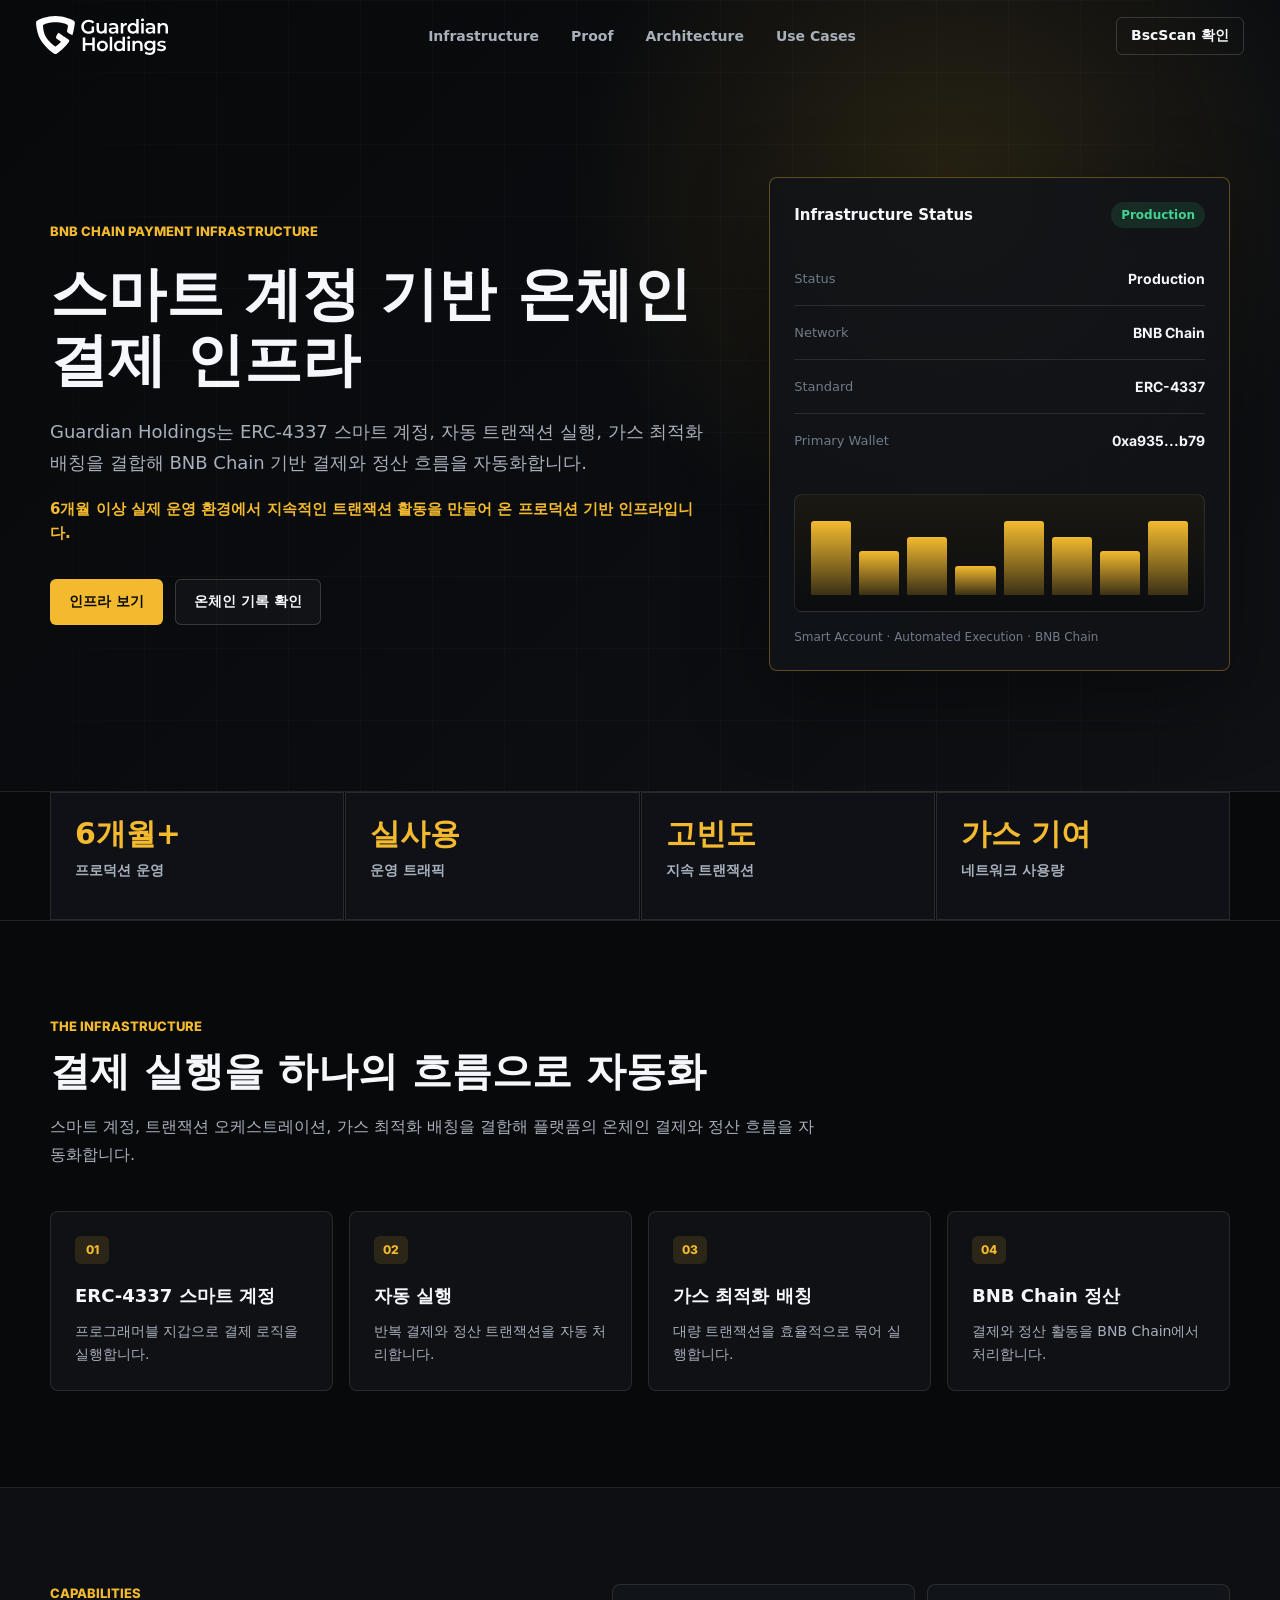
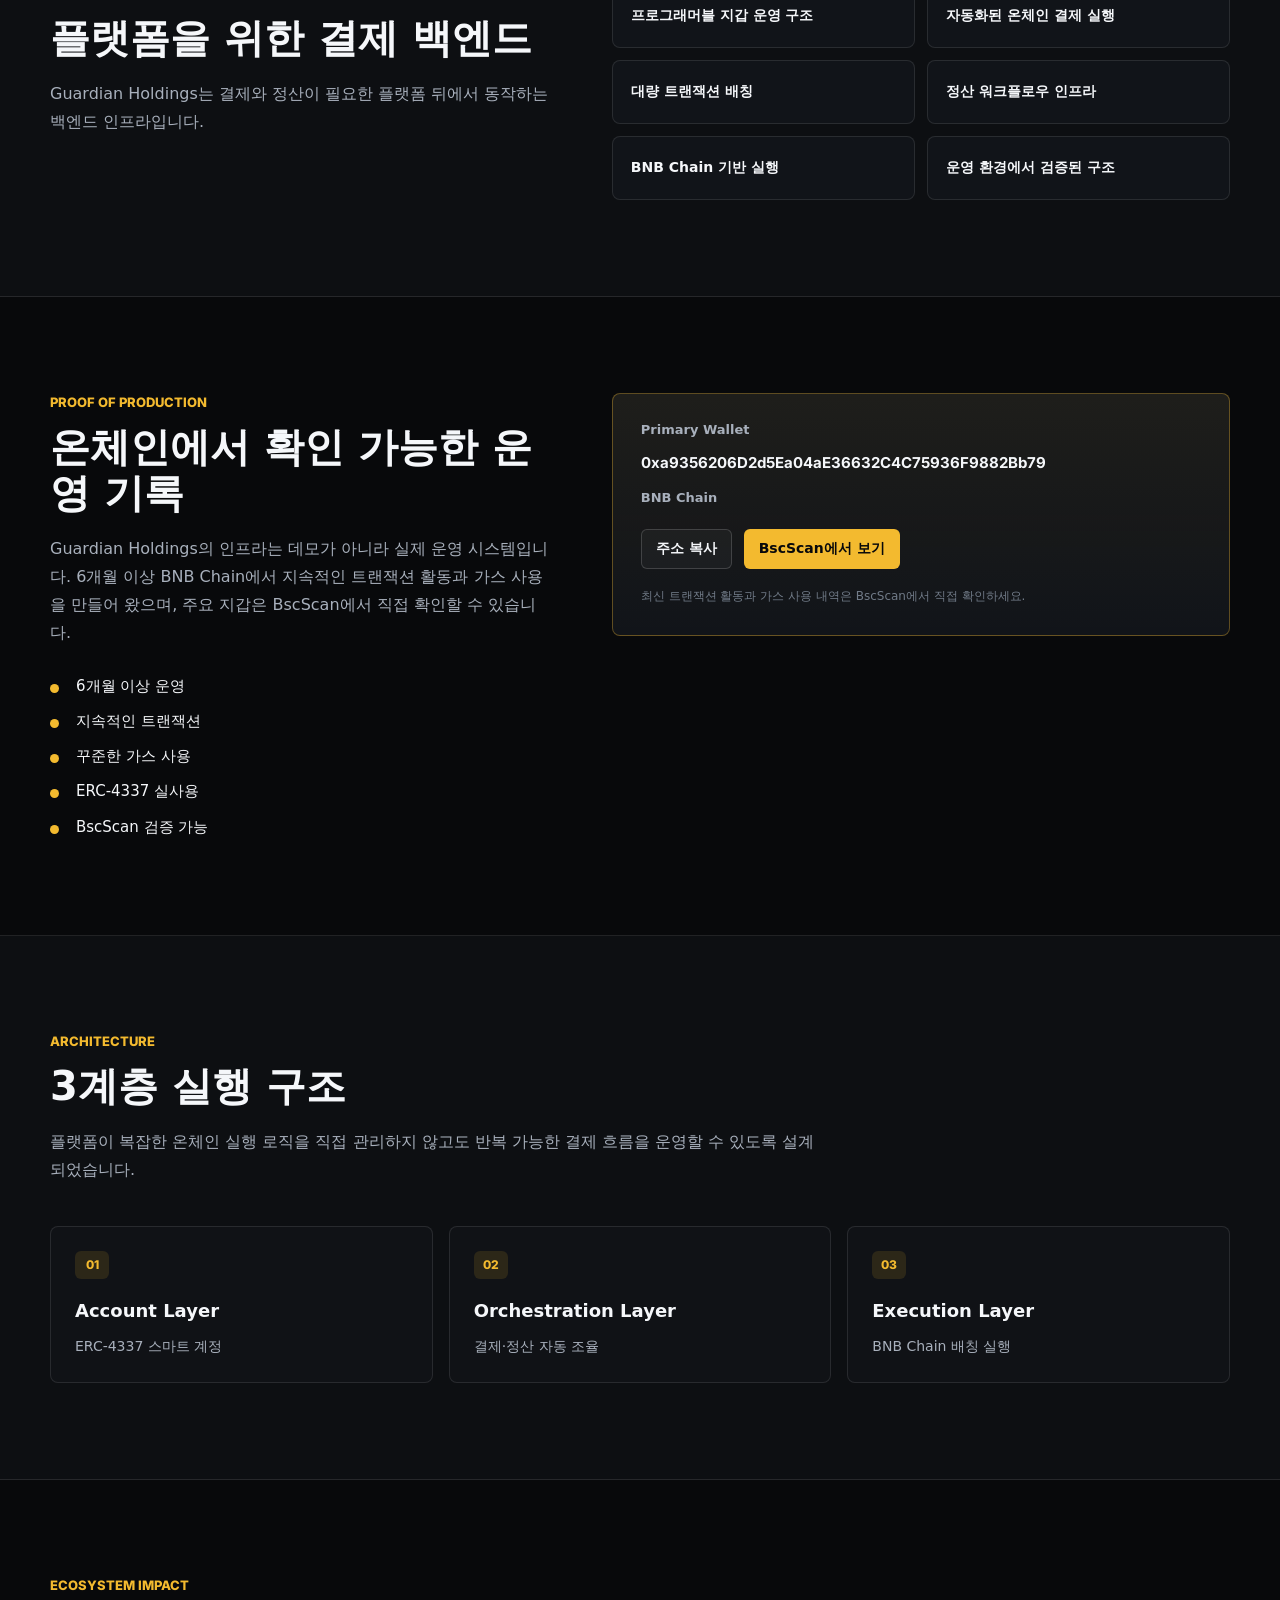
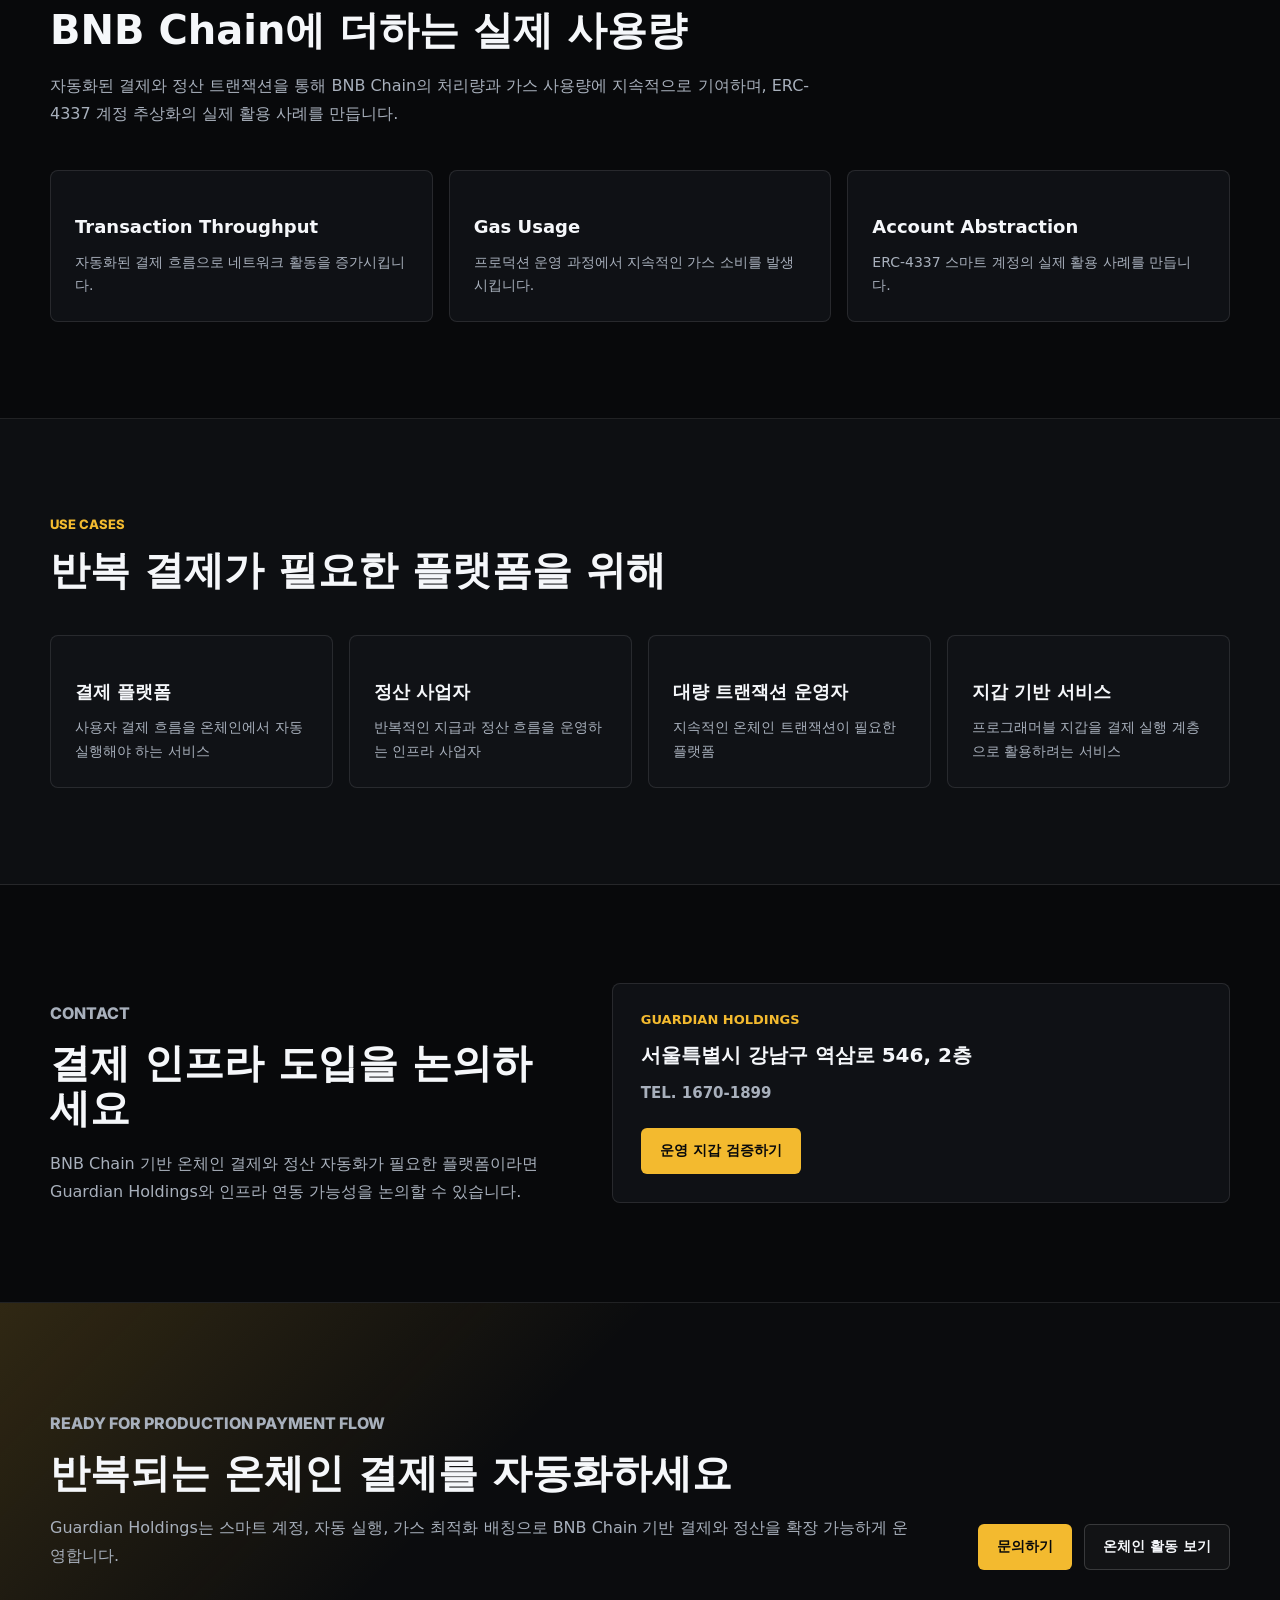
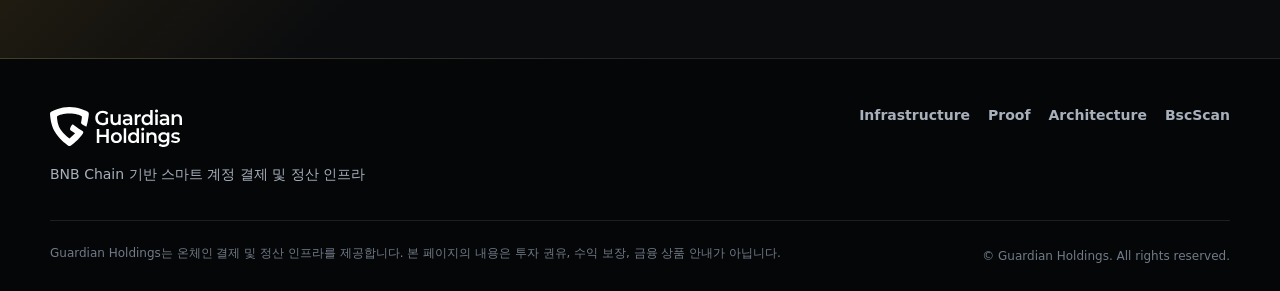
<file: index.html>
<!doctype html>
<html lang="ko">
  <head>
    <meta charset="UTF-8" />
    <meta name="viewport" content="width=device-width, initial-scale=1.0" />
    <title>Guardian Holdings | BNB Chain 스마트 계정 결제 인프라</title>
    <meta
      name="description"
      content="Guardian Holdings는 ERC-4337 스마트 계정, 자동 트랜잭션 실행, 가스 최적화 배칭을 기반으로 BNB Chain 결제와 정산 흐름을 지원하는 온체인 결제 인프라입니다."
    />
    <meta
      property="og:title"
      content="Guardian Holdings | 스마트 계정 기반 온체인 결제 인프라"
    />
    <meta
      property="og:description"
      content="ERC-4337 스마트 계정, 자동 트랜잭션 실행, 가스 최적화 배칭으로 BNB Chain 결제와 정산 흐름을 자동화합니다."
    />
    <meta property="og:type" content="website" />
    <link rel="stylesheet" href="./styles.css" />
  </head>
  <body>
    <header class="site-header" data-header>
      <a class="brand" href="#home" aria-label="Guardian Holdings 홈">
        <img src="./assets/guardian/logo-white.svg" alt="Guardian Holdings" />
      </a>

      <nav class="desktop-nav" aria-label="주 메뉴">
        <a href="#infrastructure">Infrastructure</a>
        <a href="#proof">Proof</a>
        <a href="#architecture">Architecture</a>
        <a href="#use-cases">Use Cases</a>
      </nav>

      <a
        class="header-cta"
        href="https://bscscan.com/address/0xa9356206D2d5Ea04aE36632C4C75936F9882Bb79"
        target="_blank"
        rel="noopener noreferrer"
        aria-label="BscScan에서 Guardian Holdings 주요 지갑 주소 새 창으로 열기"
      >
        BscScan 확인
      </a>

      <button
        class="menu-toggle"
        type="button"
        aria-expanded="false"
        aria-controls="mobile-menu"
        aria-label="메뉴 열기"
        data-menu-toggle
      >
        <span aria-hidden="true">&nbsp;</span>
        <span aria-hidden="true">&nbsp;</span>
        <span aria-hidden="true">&nbsp;</span>
      </button>
    </header>

    <nav id="mobile-menu" class="mobile-menu" aria-label="모바일 메뉴" hidden data-mobile-menu>
      <a href="#infrastructure" data-menu-link>Infrastructure</a>
      <a href="#proof" data-menu-link>Proof</a>
      <a href="#architecture" data-menu-link>Architecture</a>
      <a href="#use-cases" data-menu-link>Use Cases</a>
      <a
        href="https://bscscan.com/address/0xa9356206D2d5Ea04aE36632C4C75936F9882Bb79"
        target="_blank"
        rel="noopener noreferrer"
        data-menu-link
      >
        BscScan 확인
      </a>
    </nav>

    <main id="home">
      <section class="hero-section">
        <div class="hero-bg" aria-hidden="true"></div>
        <div class="container hero-layout">
          <div class="hero-copy">
            <p class="eyebrow">BNB Chain Payment Infrastructure</p>
            <h1>스마트 계정 기반 온체인 결제 인프라</h1>
            <p class="hero-lead">
              Guardian Holdings는 ERC-4337 스마트 계정, 자동 트랜잭션 실행, 가스
              최적화 배칭을 결합해 BNB Chain 기반 결제와 정산 흐름을 자동화합니다.
            </p>
            <p class="hero-proof">
              6개월 이상 실제 운영 환경에서 지속적인 트랜잭션 활동을 만들어 온
              프로덕션 기반 인프라입니다.
            </p>

            <div class="hero-actions" aria-label="주요 행동">
              <a class="button primary" href="#infrastructure">인프라 보기</a>
              <a
                class="button secondary"
                href="https://bscscan.com/address/0xa9356206D2d5Ea04aE36632C4C75936F9882Bb79"
                target="_blank"
                rel="noopener noreferrer"
              >
                온체인 기록 확인
              </a>
            </div>
          </div>

          <aside class="status-panel" aria-label="Guardian Holdings 인프라 상태">
            <div class="panel-topline">
              <span>Infrastructure Status</span>
              <span class="status-pill">Production</span>
            </div>
            <div class="status-grid">
              <div class="status-row">
                <span>Status</span>
                <strong>Production</strong>
              </div>
              <div class="status-row">
                <span>Network</span>
                <strong>BNB Chain</strong>
              </div>
              <div class="status-row">
                <span>Standard</span>
                <strong>ERC-4337</strong>
              </div>
              <div class="status-row">
                <span>Primary Wallet</span>
                <strong>0xa935...b79</strong>
              </div>
            </div>
            <div class="activity-visual" aria-hidden="true">
              <div class="activity-line is-high"></div>
              <div class="activity-line"></div>
              <div class="activity-line is-mid"></div>
              <div class="activity-line is-low"></div>
              <div class="activity-line is-high"></div>
              <div class="activity-line is-mid"></div>
              <div class="activity-line"></div>
              <div class="activity-line is-high"></div>
            </div>
            <p class="panel-note">Smart Account · Automated Execution · BNB Chain</p>
          </aside>
        </div>
      </section>

      <section class="metrics-section" aria-label="Guardian Holdings 인프라 운영 지표">
        <div class="container metrics-grid">
          <article class="metric-card">
            <strong>6개월+</strong>
            <span>프로덕션 운영</span>
          </article>
          <article class="metric-card">
            <strong>실사용</strong>
            <span>운영 트래픽</span>
          </article>
          <article class="metric-card">
            <strong>고빈도</strong>
            <span>지속 트랜잭션</span>
          </article>
          <article class="metric-card">
            <strong>가스 기여</strong>
            <span>네트워크 사용량</span>
          </article>
        </div>
      </section>

      <section id="infrastructure" class="section">
        <div class="container">
          <div class="section-header">
            <p class="eyebrow">The Infrastructure</p>
            <h2>결제 실행을 하나의 흐름으로 자동화</h2>
            <p>
              스마트 계정, 트랜잭션 오케스트레이션, 가스 최적화 배칭을 결합해
              플랫폼의 온체인 결제와 정산 흐름을 자동화합니다.
            </p>
          </div>

          <div class="feature-grid">
            <article class="feature-card">
              <span class="feature-icon">01</span>
              <h3>ERC-4337 스마트 계정</h3>
              <p>프로그래머블 지갑으로 결제 로직을 실행합니다.</p>
            </article>
            <article class="feature-card">
              <span class="feature-icon">02</span>
              <h3>자동 실행</h3>
              <p>반복 결제와 정산 트랜잭션을 자동 처리합니다.</p>
            </article>
            <article class="feature-card">
              <span class="feature-icon">03</span>
              <h3>가스 최적화 배칭</h3>
              <p>대량 트랜잭션을 효율적으로 묶어 실행합니다.</p>
            </article>
            <article class="feature-card">
              <span class="feature-icon">04</span>
              <h3>BNB Chain 정산</h3>
              <p>결제와 정산 활동을 BNB Chain에서 처리합니다.</p>
            </article>
          </div>
        </div>
      </section>

      <section class="section section-alt">
        <div class="container split-layout">
          <div class="section-header compact">
            <p class="eyebrow">Capabilities</p>
            <h2>플랫폼을 위한 결제 백엔드</h2>
            <p>
              Guardian Holdings는 결제와 정산이 필요한 플랫폼 뒤에서 동작하는
              백엔드 인프라입니다.
            </p>
          </div>

          <div class="capability-list">
            <div>프로그래머블 지갑 운영 구조</div>
            <div>자동화된 온체인 결제 실행</div>
            <div>대량 트랜잭션 배칭</div>
            <div>정산 워크플로우 인프라</div>
            <div>BNB Chain 기반 실행</div>
            <div>운영 환경에서 검증된 구조</div>
          </div>
        </div>
      </section>

      <section id="proof" class="section proof-section">
        <div class="container proof-layout">
          <div class="section-header compact">
            <p class="eyebrow">Proof of Production</p>
            <h2>온체인에서 확인 가능한 운영 기록</h2>
            <p>
              Guardian Holdings의 인프라는 데모가 아니라 실제 운영 시스템입니다.
              6개월 이상 BNB Chain에서 지속적인 트랜잭션 활동과 가스 사용을 만들어
              왔으며, 주요 지갑은 BscScan에서 직접 확인할 수 있습니다.
            </p>
            <ul class="proof-list">
              <li>6개월 이상 운영</li>
              <li>지속적인 트랜잭션</li>
              <li>꾸준한 가스 사용</li>
              <li>ERC-4337 실사용</li>
              <li>BscScan 검증 가능</li>
            </ul>
          </div>

          <aside class="wallet-card" aria-label="Primary Wallet">
            <span class="wallet-label">Primary Wallet</span>
            <strong class="wallet-address" data-wallet-address>
              0xa9356206D2d5Ea04aE36632C4C75936F9882Bb79
            </strong>
            <span class="wallet-network">BNB Chain</span>
            <div class="wallet-actions">
              <button class="button secondary compact-button" type="button" data-copy-wallet>
                주소 복사
              </button>
              <a
                class="button primary compact-button"
                href="https://bscscan.com/address/0xa9356206D2d5Ea04aE36632C4C75936F9882Bb79"
                target="_blank"
                rel="noopener noreferrer"
              >
                BscScan에서 보기
              </a>
            </div>
            <p class="wallet-note">
              최신 트랜잭션 활동과 가스 사용 내역은 BscScan에서 직접 확인하세요.
            </p>
          </aside>
        </div>
      </section>

      <section id="architecture" class="section section-alt">
        <div class="container">
          <div class="section-header">
            <p class="eyebrow">Architecture</p>
            <h2>3계층 실행 구조</h2>
            <p>
              플랫폼이 복잡한 온체인 실행 로직을 직접 관리하지 않고도 반복 가능한
              결제 흐름을 운영할 수 있도록 설계되었습니다.
            </p>
          </div>

          <div class="architecture-flow" aria-label="스마트 계정, 오케스트레이션, BNB Chain 실행으로 이어지는 3계층 결제 인프라 구조">
            <article class="architecture-card">
              <span>01</span>
              <h3>Account Layer</h3>
              <p>ERC-4337 스마트 계정</p>
            </article>
            <article class="architecture-card">
              <span>02</span>
              <h3>Orchestration Layer</h3>
              <p>결제·정산 자동 조율</p>
            </article>
            <article class="architecture-card">
              <span>03</span>
              <h3>Execution Layer</h3>
              <p>BNB Chain 배칭 실행</p>
            </article>
          </div>
        </div>
      </section>

      <section class="section impact-section">
        <div class="container">
          <div class="section-header">
            <p class="eyebrow">Ecosystem Impact</p>
            <h2>BNB Chain에 더하는 실제 사용량</h2>
            <p>
              자동화된 결제와 정산 트랜잭션을 통해 BNB Chain의 처리량과 가스 사용량에
              지속적으로 기여하며, ERC-4337 계정 추상화의 실제 활용 사례를 만듭니다.
            </p>
          </div>

          <div class="impact-grid">
            <article>
              <h3>Transaction Throughput</h3>
              <p>자동화된 결제 흐름으로 네트워크 활동을 증가시킵니다.</p>
            </article>
            <article>
              <h3>Gas Usage</h3>
              <p>프로덕션 운영 과정에서 지속적인 가스 소비를 발생시킵니다.</p>
            </article>
            <article>
              <h3>Account Abstraction</h3>
              <p>ERC-4337 스마트 계정의 실제 활용 사례를 만듭니다.</p>
            </article>
          </div>
        </div>
      </section>

      <section id="use-cases" class="section section-alt">
        <div class="container">
          <div class="section-header">
            <p class="eyebrow">Use Cases</p>
            <h2>반복 결제가 필요한 플랫폼을 위해</h2>
          </div>

          <div class="use-case-grid">
            <article class="use-case-card">
              <h3>결제 플랫폼</h3>
              <p>사용자 결제 흐름을 온체인에서 자동 실행해야 하는 서비스</p>
            </article>
            <article class="use-case-card">
              <h3>정산 사업자</h3>
              <p>반복적인 지급과 정산 흐름을 운영하는 인프라 사업자</p>
            </article>
            <article class="use-case-card">
              <h3>대량 트랜잭션 운영자</h3>
              <p>지속적인 온체인 트랜잭션이 필요한 플랫폼</p>
            </article>
            <article class="use-case-card">
              <h3>지갑 기반 서비스</h3>
              <p>프로그래머블 지갑을 결제 실행 계층으로 활용하려는 서비스</p>
            </article>
          </div>
        </div>
      </section>

      <section id="contact" class="section contact-section">
        <div class="container contact-layout">
          <div>
            <p class="eyebrow">Contact</p>
            <h2>결제 인프라 도입을 논의하세요</h2>
            <p>
              BNB Chain 기반 온체인 결제와 정산 자동화가 필요한 플랫폼이라면
              Guardian Holdings와 인프라 연동 가능성을 논의할 수 있습니다.
            </p>
          </div>
          <div class="contact-panel">
            <span>Guardian Holdings</span>
            <strong>서울특별시 강남구 역삼로 546, 2층</strong>
            <a href="tel:16701899">TEL. 1670-1899</a>
            <a class="button primary" href="#proof">운영 지갑 검증하기</a>
          </div>
        </div>
      </section>

      <section class="final-cta-section">
        <div class="container final-cta-layout">
          <div>
            <p class="eyebrow">Ready for Production Payment Flow</p>
            <h2>반복되는 온체인 결제를 자동화하세요</h2>
            <p>
              Guardian Holdings는 스마트 계정, 자동 실행, 가스 최적화 배칭으로
              BNB Chain 기반 결제와 정산을 확장 가능하게 운영합니다.
            </p>
          </div>
          <div class="final-actions">
            <a class="button primary" href="#contact">문의하기</a>
            <a
              class="button secondary"
              href="https://bscscan.com/address/0xa9356206D2d5Ea04aE36632C4C75936F9882Bb79"
              target="_blank"
              rel="noopener noreferrer"
            >
              온체인 활동 보기
            </a>
          </div>
        </div>
      </section>
    </main>

    <footer class="site-footer">
      <div class="container footer-layout">
        <div>
          <img src="./assets/guardian/logo-white.svg" alt="Guardian Holdings" />
          <p>BNB Chain 기반 스마트 계정 결제 및 정산 인프라</p>
        </div>
        <nav aria-label="푸터 메뉴">
          <a href="#infrastructure">Infrastructure</a>
          <a href="#proof">Proof</a>
          <a href="#architecture">Architecture</a>
          <a
            href="https://bscscan.com/address/0xa9356206D2d5Ea04aE36632C4C75936F9882Bb79"
            target="_blank"
            rel="noopener noreferrer"
          >
            BscScan
          </a>
        </nav>
      </div>
      <div class="container footer-bottom">
        <p>
          Guardian Holdings는 온체인 결제 및 정산 인프라를 제공합니다. 본 페이지의
          내용은 투자 권유, 수익 보장, 금융 상품 안내가 아닙니다.
        </p>
        <small>&copy; Guardian Holdings. All rights reserved.</small>
      </div>
    </footer>

    <script type="module" src="./src/homepage.mjs"></script>
  </body>
</html>
</file>
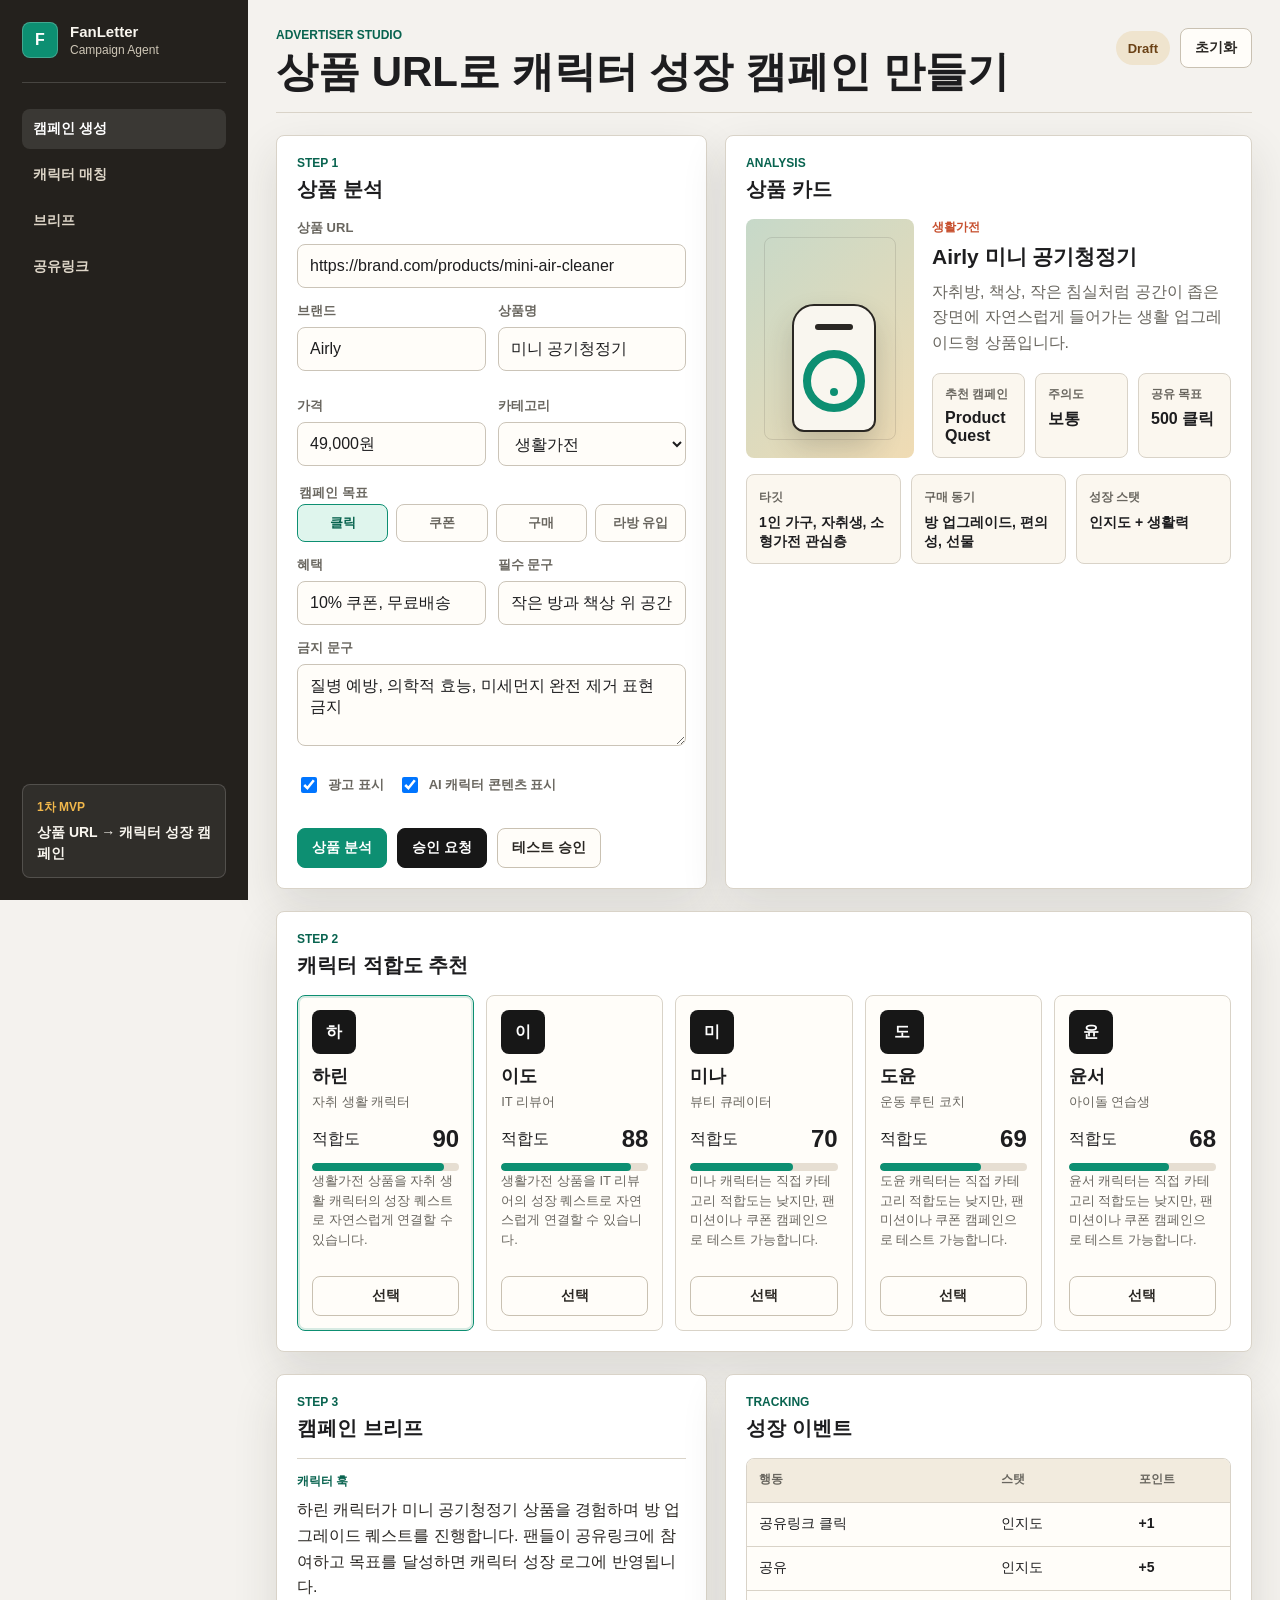
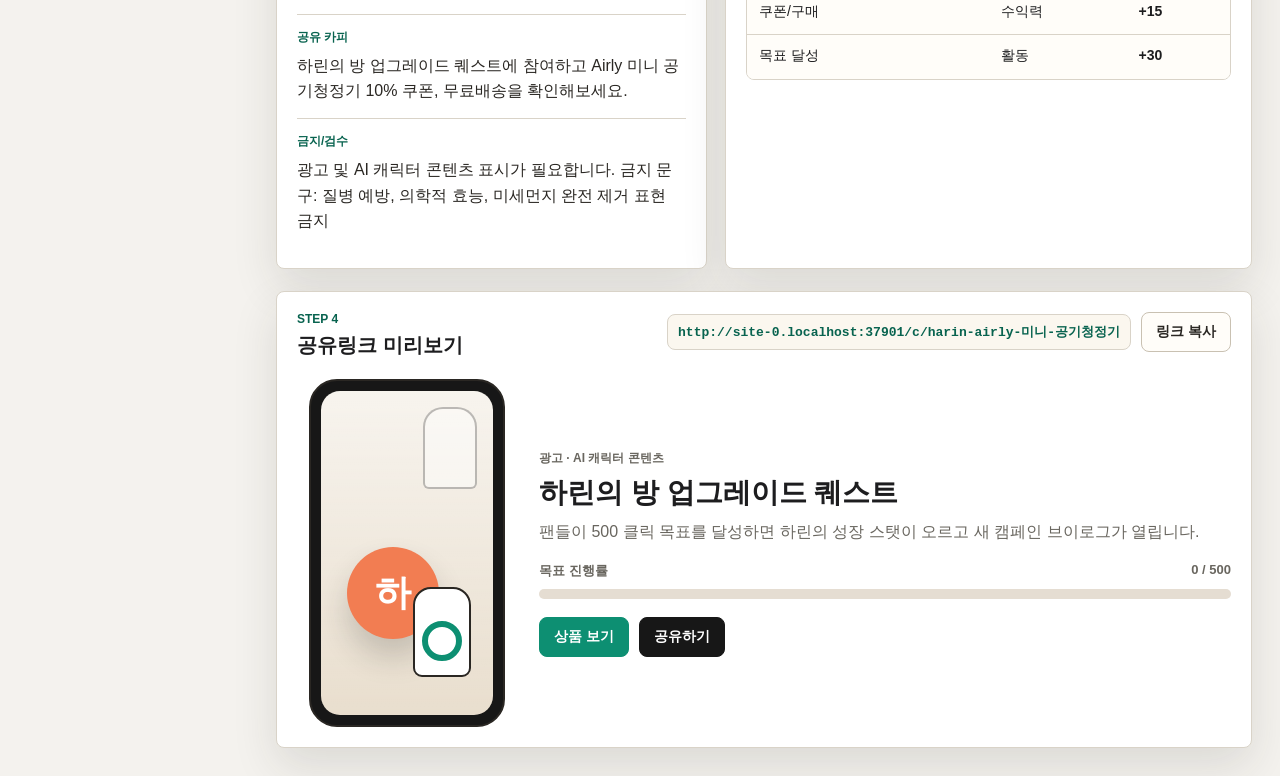
<file: fanletter-campaign-prototype/index.html>
<!doctype html>
<html lang="ko">
  <head>
    <meta charset="UTF-8" />
    <meta name="viewport" content="width=device-width, initial-scale=1.0" />
    <title>FanLetter Campaign Agent</title>
    <meta
      name="description"
      content="상품 URL을 AI 캐릭터 성장 캠페인으로 바꾸는 FanLetter 광고주용 프로토타입"
    />
    <link rel="icon" href="./favicon.svg" type="image/svg+xml" />
    <link rel="stylesheet" href="./styles.css" />
  </head>
  <body>
    <div class="app-shell">
      <aside class="sidebar" aria-label="FanLetter 캠페인 메뉴">
        <div class="brand-block">
          <div class="brand-mark" aria-hidden="true">F</div>
          <div>
            <strong>FanLetter</strong>
            <span>Campaign Agent</span>
          </div>
        </div>

        <nav class="side-nav" aria-label="주요 화면">
          <a class="is-active" href="#campaign-builder">캠페인 생성</a>
          <a href="#character-match">캐릭터 매칭</a>
          <a href="#campaign-brief">브리프</a>
          <a href="#share-preview">공유링크</a>
        </nav>

        <div class="sidebar-note">
          <span>1차 MVP</span>
          <strong>상품 URL → 캐릭터 성장 캠페인</strong>
        </div>
      </aside>

      <main class="workspace">
        <header class="topbar">
          <div>
            <p class="eyebrow">Advertiser Studio</p>
            <h1>상품 URL로 캐릭터 성장 캠페인 만들기</h1>
          </div>
          <div class="topbar-actions">
            <span class="status-badge" id="approvalStatus">Draft</span>
            <button class="ghost-button" type="button" id="resetButton">초기화</button>
          </div>
        </header>

        <section class="work-grid" id="campaign-builder">
          <form class="builder-panel" id="campaignForm">
            <div class="section-heading">
              <p>Step 1</p>
              <h2>상품 분석</h2>
            </div>

            <label class="field">
              <span>상품 URL</span>
              <input
                id="productUrl"
                name="productUrl"
                type="url"
                inputmode="url"
                placeholder="https://brand.com/products/mini-air-cleaner"
                value="https://brand.com/products/mini-air-cleaner"
                required
              />
            </label>

            <div class="form-grid">
              <label class="field">
                <span>브랜드</span>
                <input id="brandName" name="brandName" type="text" value="Airly" />
              </label>

              <label class="field">
                <span>상품명</span>
                <input id="productName" name="productName" type="text" value="미니 공기청정기" />
              </label>

              <label class="field">
                <span>가격</span>
                <input id="priceAmount" name="priceAmount" type="text" value="49,000원" />
              </label>

              <label class="field">
                <span>카테고리</span>
                <select id="category" name="category">
                  <option value="생활가전">생활가전</option>
                  <option value="뷰티">뷰티</option>
                  <option value="식품">식품</option>
                  <option value="건강">건강</option>
                  <option value="패션">패션</option>
                  <option value="IT가젯">IT가젯</option>
                  <option value="굿즈">굿즈</option>
                </select>
              </label>
            </div>

            <fieldset class="segmented-control" aria-label="캠페인 목표">
              <legend>캠페인 목표</legend>
              <label>
                <input type="radio" name="campaignGoal" value="click" checked />
                <span>클릭</span>
              </label>
              <label>
                <input type="radio" name="campaignGoal" value="coupon" />
                <span>쿠폰</span>
              </label>
              <label>
                <input type="radio" name="campaignGoal" value="purchase" />
                <span>구매</span>
              </label>
              <label>
                <input type="radio" name="campaignGoal" value="live_view" />
                <span>라방 유입</span>
              </label>
            </fieldset>

            <div class="form-grid">
              <label class="field">
                <span>혜택</span>
                <input id="benefitText" name="benefitText" type="text" value="10% 쿠폰, 무료배송" />
              </label>

              <label class="field">
                <span>필수 문구</span>
                <input id="requiredCopy" name="requiredCopy" type="text" value="작은 방과 책상 위 공간에 적합" />
              </label>
            </div>

            <label class="field">
              <span>금지 문구</span>
              <textarea id="prohibitedCopy" name="prohibitedCopy" rows="3">질병 예방, 의학적 효능, 미세먼지 완전 제거 표현 금지</textarea>
            </label>

            <div class="checkbox-row">
              <label>
                <input id="adDisclosure" type="checkbox" checked />
                <span>광고 표시</span>
              </label>
              <label>
                <input id="aiDisclosure" type="checkbox" checked />
                <span>AI 캐릭터 콘텐츠 표시</span>
              </label>
            </div>

            <div class="button-row">
              <button class="primary-button" type="submit">상품 분석</button>
              <button class="secondary-button" type="button" id="submitApprovalButton">
                승인 요청
              </button>
              <button class="ghost-button" type="button" id="activateCampaignButton">
                테스트 승인
              </button>
            </div>
          </form>

          <section class="result-panel" aria-live="polite">
            <div class="section-heading">
              <p>Analysis</p>
              <h2>상품 카드</h2>
            </div>

            <div class="product-card">
              <div class="product-visual" id="productVisual" aria-hidden="true">
                <div class="product-device">
                  <span></span>
                </div>
              </div>
              <div class="product-copy">
                <p class="product-kicker" id="productCategory">생활가전</p>
                <h3 id="productTitle">Airly 미니 공기청정기</h3>
                <p id="productSummary">
                  자취방, 책상, 작은 침실처럼 공간이 좁은 장면에 자연스럽게 들어가는
                  생활 업그레이드형 상품입니다.
                </p>
                <dl class="metric-list">
                  <div>
                    <dt>추천 캠페인</dt>
                    <dd id="campaignType">Product Quest</dd>
                  </div>
                  <div>
                    <dt>주의도</dt>
                    <dd id="riskLevel">보통</dd>
                  </div>
                  <div>
                    <dt>공유 목표</dt>
                    <dd id="shareGoal">500 클릭</dd>
                  </div>
                </dl>
              </div>
            </div>

            <div class="insight-strip" aria-label="캠페인 자동 분석">
              <div>
                <span>타깃</span>
                <strong id="targetAudience">1인 가구, 자취생, 소형가전 관심층</strong>
              </div>
              <div>
                <span>구매 동기</span>
                <strong id="purchaseMotivation">방 업그레이드, 편의성, 선물</strong>
              </div>
              <div>
                <span>성장 스탯</span>
                <strong id="growthStat">인지도 + 생활력</strong>
              </div>
            </div>
          </section>
        </section>

        <section class="content-section" id="character-match">
          <div class="section-heading">
            <p>Step 2</p>
            <h2>캐릭터 적합도 추천</h2>
          </div>
          <div class="character-grid" id="characterGrid"></div>
        </section>

        <section class="split-section" id="campaign-brief">
          <article class="brief-panel">
            <div class="section-heading">
              <p>Step 3</p>
              <h2>캠페인 브리프</h2>
            </div>
            <div class="brief-block">
              <span>캐릭터 훅</span>
              <p id="storyHook">
                하린이 팬들의 공유로 자취방 공기를 바꾸는 방 업그레이드 퀘스트를 시작합니다.
              </p>
            </div>
            <div class="brief-block">
              <span>공유 카피</span>
              <p id="shareCopy">
                하린의 방 업그레이드 퀘스트에 참여하고 미니 공기청정기 쿠폰을 받아보세요.
              </p>
            </div>
            <div class="brief-block">
              <span>금지/검수</span>
              <p id="complianceCopy">
                광고 및 AI 캐릭터 콘텐츠 표시가 필요합니다. 의학적 효능 표현은 사용할 수 없습니다.
              </p>
            </div>
          </article>

          <article class="event-panel">
            <div class="section-heading">
              <p>Tracking</p>
              <h2>성장 이벤트</h2>
            </div>
            <div class="event-table" role="table" aria-label="캠페인 성장 이벤트">
              <div role="row">
                <span role="columnheader">행동</span>
                <span role="columnheader">스탯</span>
                <span role="columnheader">포인트</span>
              </div>
              <div role="row">
                <span role="cell">공유링크 클릭</span>
                <span role="cell">인지도</span>
                <strong role="cell">+1</strong>
              </div>
              <div role="row">
                <span role="cell">공유</span>
                <span role="cell">인지도</span>
                <strong role="cell">+5</strong>
              </div>
              <div role="row">
                <span role="cell">쿠폰/구매</span>
                <span role="cell">수익력</span>
                <strong role="cell">+15</strong>
              </div>
              <div role="row">
                <span role="cell">목표 달성</span>
                <span role="cell">활동</span>
                <strong role="cell">+30</strong>
              </div>
            </div>
          </article>
        </section>

        <section class="share-section" id="share-preview">
          <div class="share-toolbar">
            <div class="section-heading">
              <p>Step 4</p>
              <h2>공유링크 미리보기</h2>
            </div>
            <div class="share-actions">
              <code id="shareUrl">fanletter.ai/c/harin-airly-clean-quest</code>
              <button class="ghost-button" type="button" id="copyShareButton">링크 복사</button>
            </div>
          </div>

          <article class="share-preview-card">
            <div class="share-video" aria-label="9:16 캐릭터 캠페인 프리뷰">
              <div class="phone-frame">
                <div class="character-scene">
                  <div class="window-shape"></div>
                  <div class="character-avatar" id="avatarMark">하</div>
                  <div class="scene-product"></div>
                </div>
              </div>
            </div>
            <div class="share-content">
              <p class="disclosure-line">광고 · AI 캐릭터 콘텐츠</p>
              <h3 id="shareTitle">하린의 방 업그레이드 퀘스트</h3>
              <p id="shareBody">
                팬들이 500번 클릭하면 하린의 생활력이 오르고 새 방 브이로그가 열립니다.
              </p>
              <div class="progress-block">
                <div class="progress-header">
                  <span>목표 진행률</span>
                  <strong id="progressText">0 / 500</strong>
                </div>
                <div class="progress-track">
                  <span id="progressBar"></span>
                </div>
              </div>
              <div class="cta-row">
                <button class="primary-button" type="button" id="mockClickButton">상품 보기</button>
                <button class="secondary-button" type="button" id="mockShareButton">공유하기</button>
              </div>
            </div>
          </article>
        </section>
      </main>
    </div>

    <div class="toast" id="toast" role="status" aria-live="polite"></div>
    <script src="./main.js"></script>
  </body>
</html>
</file>
<file: styles.css>
@import url("//spoqa.github.io/spoqa-han-sans/css/SpoqaHanSansNeo.css");
@import url("https://fonts.googleapis.com/css2?family=Inter:wght@500;600;700;800&display=swap");

:root {
  --bg: #08090b;
  --bg-alt: #0d0f12;
  --surface: #111419;
  --surface-strong: #171b22;
  --line: rgba(255, 255, 255, 0.1);
  --line-strong: rgba(243, 186, 47, 0.34);
  --text: #f5f7fa;
  --muted: #a8b0bc;
  --quiet: #717b88;
  --accent: #f3ba2f;
  --accent-soft: rgba(243, 186, 47, 0.12);
  --green: #42d392;
  --green-soft: rgba(66, 211, 146, 0.12);
  --container: 1180px;
  --radius: 8px;
}

*,
*::before,
*::after {
  box-sizing: border-box;
}

html {
  scroll-behavior: smooth;
}

body {
  margin: 0;
  background: var(--bg);
  color: var(--text);
  font-family: "Spoqa Han Sans Neo", "Apple SD Gothic Neo", "Noto Sans KR",
    system-ui, sans-serif;
  overflow-x: hidden;
}

body.menu-open {
  overflow: hidden;
}

a {
  color: inherit;
  text-decoration: none;
}

img {
  display: block;
  max-width: 100%;
}

button,
input,
textarea {
  font: inherit;
}

.container {
  width: min(calc(100% - 48px), var(--container));
  margin: 0 auto;
}

.site-header {
  position: fixed;
  inset: 0 0 auto;
  z-index: 50;
  display: flex;
  align-items: center;
  justify-content: space-between;
  min-height: 72px;
  padding: 0 36px;
  border-bottom: 1px solid transparent;
  transition: background-color 180ms ease, border-color 180ms ease;
}

.site-header.is-scrolled,
body.menu-open .site-header {
  background: rgba(8, 9, 11, 0.88);
  border-color: var(--line);
  backdrop-filter: blur(18px);
}

.brand {
  position: relative;
  z-index: 2;
  display: inline-flex;
  align-items: center;
}

.brand img {
  width: 132px;
}

.desktop-nav {
  display: flex;
  align-items: center;
  gap: 32px;
  color: var(--muted);
  font-size: 14px;
  font-weight: 600;
}

.desktop-nav a,
.header-cta {
  transition: color 160ms ease, border-color 160ms ease, background-color 160ms ease;
}

.desktop-nav a:hover {
  color: var(--text);
}

.header-cta {
  display: inline-flex;
  align-items: center;
  justify-content: center;
  min-height: 38px;
  padding: 0 14px;
  border: 1px solid rgba(255, 255, 255, 0.16);
  border-radius: 6px;
  color: var(--text);
  font-size: 14px;
  font-weight: 700;
}

.header-cta:hover {
  border-color: var(--line-strong);
  background: var(--accent-soft);
}

.menu-toggle {
  display: none;
  position: relative;
  z-index: 2;
  width: 44px;
  height: 44px;
  padding: 0;
  border: 1px solid var(--line);
  border-radius: 6px;
  background: rgba(255, 255, 255, 0.03);
  cursor: pointer;
}

.menu-toggle span {
  position: absolute;
  left: 12px;
  right: 12px;
  height: 2px;
  background: var(--text);
  transition: transform 180ms ease, opacity 180ms ease;
}

.menu-toggle span:nth-child(1) {
  top: 14px;
}

.menu-toggle span:nth-child(2) {
  top: 21px;
}

.menu-toggle span:nth-child(3) {
  top: 28px;
}

body.menu-open .menu-toggle span:nth-child(1) {
  transform: translateY(7px) rotate(45deg);
}

body.menu-open .menu-toggle span:nth-child(2) {
  opacity: 0;
}

body.menu-open .menu-toggle span:nth-child(3) {
  transform: translateY(-7px) rotate(-45deg);
}

.mobile-menu {
  position: fixed;
  inset: 72px 0 0;
  z-index: 45;
  display: grid;
  gap: 8px;
  align-content: start;
  padding: 24px;
  background: rgba(8, 9, 11, 0.98);
  border-top: 1px solid var(--line);
  backdrop-filter: blur(20px);
}

.mobile-menu[hidden] {
  display: none !important;
}

.mobile-menu a {
  padding: 16px 0;
  border-bottom: 1px solid var(--line);
  color: var(--text);
  font-size: 22px;
  font-weight: 700;
}

.hero-section {
  position: relative;
  min-height: 88vh;
  display: flex;
  align-items: center;
  overflow: hidden;
  border-bottom: 1px solid var(--line);
  background:
    radial-gradient(circle at 74% 24%, rgba(243, 186, 47, 0.13), transparent 34%),
    linear-gradient(135deg, #08090b 0%, #0a0c0f 52%, #0f1114 100%);
}

.hero-bg {
  position: absolute;
  inset: 0;
  opacity: 0.55;
  background-image:
    linear-gradient(rgba(255, 255, 255, 0.045) 1px, transparent 1px),
    linear-gradient(90deg, rgba(255, 255, 255, 0.045) 1px, transparent 1px);
  background-size: 72px 72px;
  mask-image: linear-gradient(90deg, transparent, #000 16%, #000 80%, transparent);
}

.hero-layout {
  position: relative;
  z-index: 1;
  display: grid;
  grid-template-columns: minmax(0, 1.18fr) minmax(340px, 0.82fr);
  gap: 56px;
  align-items: center;
  padding-top: 128px;
  padding-bottom: 72px;
}

.eyebrow {
  margin: 0;
  color: var(--accent);
  font-family: Inter, "Spoqa Han Sans Neo", sans-serif;
  font-size: 13px;
  font-weight: 800;
  line-height: 1.4;
  text-transform: uppercase;
  letter-spacing: 0;
}

.hero-copy h1,
.section-header h2,
.contact-layout h2,
.final-cta-layout h2 {
  margin: 0;
  color: var(--text);
  font-weight: 800;
  line-height: 1.14;
  letter-spacing: 0;
}

.hero-copy h1 {
  max-width: 760px;
  margin-top: 20px;
  font-size: 58px;
}

.hero-lead {
  max-width: 680px;
  margin: 24px 0 0;
  color: var(--muted);
  font-size: 18px;
  line-height: 1.72;
}

.hero-proof {
  max-width: 680px;
  margin: 18px 0 0;
  color: var(--accent);
  font-size: 15px;
  line-height: 1.6;
  font-weight: 700;
}

.hero-actions,
.wallet-actions,
.final-actions {
  display: flex;
  flex-wrap: wrap;
  gap: 12px;
}

.hero-actions {
  margin-top: 34px;
}

.button {
  display: inline-flex;
  align-items: center;
  justify-content: center;
  min-height: 46px;
  padding: 0 18px;
  border-radius: 6px;
  border: 1px solid transparent;
  font-size: 14px;
  font-weight: 800;
  cursor: pointer;
  transition: transform 160ms ease, border-color 160ms ease, background-color 160ms ease;
}

.button:hover {
  transform: translateY(-1px);
}

.button.primary {
  background: var(--accent);
  color: #08090b;
}

.button.secondary {
  background: rgba(255, 255, 255, 0.03);
  border-color: rgba(255, 255, 255, 0.16);
  color: var(--text);
}

.button.secondary:hover {
  border-color: var(--line-strong);
  background: var(--accent-soft);
}

.compact-button {
  min-height: 40px;
  padding: 0 14px;
}

.status-panel,
.wallet-card,
.feature-card,
.architecture-card,
.use-case-card,
.impact-grid article,
.contact-panel,
.metric-card {
  border: 1px solid var(--line);
  border-radius: var(--radius);
  background: rgba(17, 20, 25, 0.84);
}

.status-panel {
  padding: 24px;
  border-color: var(--line-strong);
  box-shadow: 0 26px 80px rgba(0, 0, 0, 0.35);
}

.panel-topline,
.status-row {
  display: flex;
  align-items: center;
  justify-content: space-between;
  gap: 18px;
}

.panel-topline {
  color: var(--text);
  font-size: 15px;
  font-weight: 800;
}

.status-pill {
  display: inline-flex;
  align-items: center;
  min-height: 26px;
  padding: 0 10px;
  border-radius: 999px;
  background: var(--green-soft);
  color: var(--green);
  font-size: 12px;
  font-weight: 800;
}

.status-grid {
  display: grid;
  gap: 0;
  margin-top: 24px;
}

.status-row {
  min-height: 54px;
  border-bottom: 1px solid var(--line);
}

.status-row:last-child {
  border-bottom: 0;
}

.status-row span {
  color: var(--quiet);
  font-size: 13px;
}

.status-row strong {
  color: var(--text);
  font-family: Inter, "Spoqa Han Sans Neo", sans-serif;
  font-size: 14px;
}

.activity-visual {
  display: grid;
  grid-template-columns: repeat(8, 1fr);
  gap: 8px;
  align-items: end;
  height: 118px;
  margin-top: 26px;
  padding: 16px;
  border: 1px solid var(--line);
  border-radius: var(--radius);
  background:
    linear-gradient(180deg, rgba(243, 186, 47, 0.07), transparent),
    #0a0c0f;
}

.activity-line {
  height: 52%;
  border-radius: 3px 3px 0 0;
  background: linear-gradient(180deg, var(--accent), rgba(243, 186, 47, 0.2));
}

.activity-line.is-high {
  height: 88%;
}

.activity-line.is-mid {
  height: 68%;
}

.activity-line.is-low {
  height: 34%;
}

.panel-note {
  margin: 16px 0 0;
  color: var(--quiet);
  font-size: 12px;
  line-height: 1.5;
}

.metrics-section {
  background: var(--bg);
  border-bottom: 1px solid var(--line);
}

.metrics-grid {
  display: grid;
  grid-template-columns: repeat(4, 1fr);
  gap: 1px;
  padding: 0;
}

.metric-card {
  min-height: 128px;
  padding: 24px;
  border-radius: 0;
}

.metric-card strong {
  display: block;
  color: var(--accent);
  font-size: 30px;
  line-height: 1.15;
}

.metric-card span {
  display: block;
  margin-top: 10px;
  color: var(--muted);
  font-size: 14px;
  font-weight: 700;
}

.section {
  padding: 96px 0;
  background: var(--bg);
  border-bottom: 1px solid var(--line);
}

.section-alt {
  background: var(--bg-alt);
}

.section-header {
  max-width: 780px;
}

.section-header.compact {
  max-width: 600px;
}

.section-header h2,
.contact-layout h2,
.final-cta-layout h2 {
  margin-top: 14px;
  font-size: 40px;
}

.section-header p:not(.eyebrow),
.contact-layout p,
.final-cta-layout p {
  margin: 18px 0 0;
  color: var(--muted);
  font-size: 16px;
  line-height: 1.75;
}

.feature-grid,
.use-case-grid {
  display: grid;
  gap: 16px;
  margin-top: 42px;
}

.feature-grid {
  grid-template-columns: repeat(4, 1fr);
}

.feature-card,
.use-case-card,
.architecture-card,
.impact-grid article {
  padding: 24px;
  transition: border-color 160ms ease, background-color 160ms ease;
}

.feature-card:hover,
.use-case-card:hover,
.architecture-card:hover,
.impact-grid article:hover {
  border-color: var(--line-strong);
  background: rgba(23, 27, 34, 0.96);
}

.feature-icon,
.architecture-card span {
  display: inline-flex;
  align-items: center;
  justify-content: center;
  min-width: 34px;
  min-height: 28px;
  padding: 0 8px;
  border-radius: 6px;
  background: var(--accent-soft);
  color: var(--accent);
  font-family: Inter, "Spoqa Han Sans Neo", sans-serif;
  font-size: 12px;
  font-weight: 800;
}

.feature-card h3,
.architecture-card h3,
.use-case-card h3,
.impact-grid h3 {
  margin: 20px 0 0;
  color: var(--text);
  font-size: 18px;
  line-height: 1.35;
}

.feature-card p,
.architecture-card p,
.use-case-card p,
.impact-grid p {
  margin: 12px 0 0;
  color: var(--muted);
  font-size: 14px;
  line-height: 1.65;
}

.split-layout,
.proof-layout,
.contact-layout,
.final-cta-layout {
  display: grid;
  gap: 56px;
  align-items: start;
}

.split-layout,
.proof-layout,
.contact-layout {
  grid-template-columns: minmax(0, 0.9fr) minmax(360px, 1.1fr);
}

.capability-list {
  display: grid;
  grid-template-columns: repeat(2, 1fr);
  gap: 12px;
}

.capability-list div {
  min-height: 64px;
  display: flex;
  align-items: center;
  padding: 18px;
  border: 1px solid var(--line);
  border-radius: var(--radius);
  background: var(--surface);
  color: var(--text);
  font-size: 14px;
  font-weight: 700;
}

.proof-list {
  display: grid;
  gap: 12px;
  margin: 28px 0 0;
  padding: 0;
  list-style: none;
}

.proof-list li {
  position: relative;
  padding-left: 26px;
  color: var(--text);
  font-size: 15px;
  line-height: 1.55;
}

.proof-list li::before {
  content: "";
  position: absolute;
  left: 0;
  top: 9px;
  width: 9px;
  height: 9px;
  border-radius: 50%;
  background: var(--accent);
}

.wallet-card {
  padding: 28px;
  border-color: var(--line-strong);
  background:
    linear-gradient(180deg, rgba(243, 186, 47, 0.06), transparent),
    var(--surface);
}

.wallet-label,
.wallet-network {
  display: block;
  color: var(--muted);
  font-size: 13px;
  font-weight: 700;
}

.wallet-address {
  display: block;
  margin-top: 14px;
  color: var(--text);
  font-family: Inter, ui-monospace, SFMono-Regular, Menlo, monospace;
  font-size: 15px;
  line-height: 1.65;
  overflow-wrap: anywhere;
}

.wallet-network {
  margin-top: 14px;
}

.wallet-actions {
  margin-top: 24px;
}

.wallet-note {
  margin: 18px 0 0;
  color: var(--quiet);
  font-size: 12px;
  line-height: 1.65;
}

.architecture-flow {
  display: grid;
  grid-template-columns: repeat(3, 1fr);
  gap: 16px;
  margin-top: 42px;
}

.impact-grid {
  display: grid;
  grid-template-columns: repeat(3, 1fr);
  gap: 16px;
  margin-top: 42px;
}

.use-case-grid {
  grid-template-columns: repeat(4, 1fr);
}

.contact-layout {
  align-items: center;
}

.contact-panel {
  display: grid;
  gap: 14px;
  padding: 28px;
}

.contact-panel span {
  color: var(--accent);
  font-size: 13px;
  font-weight: 800;
  text-transform: uppercase;
}

.contact-panel strong {
  color: var(--text);
  font-size: 20px;
  line-height: 1.45;
}

.contact-panel a:not(.button) {
  color: var(--muted);
  font-size: 15px;
  font-weight: 700;
}

.contact-panel .button {
  justify-self: start;
  margin-top: 12px;
}

.final-cta-section {
  padding: 88px 0;
  background:
    linear-gradient(135deg, rgba(243, 186, 47, 0.16), transparent 40%),
    #0b0c0e;
  border-bottom: 1px solid var(--line);
}

.final-cta-layout {
  grid-template-columns: minmax(0, 1fr) auto;
  align-items: end;
}

.final-actions {
  justify-content: flex-end;
}

.site-footer {
  background: #050607;
  padding: 48px 0 28px;
}

.footer-layout,
.footer-bottom {
  display: flex;
  justify-content: space-between;
  gap: 32px;
}

.footer-layout {
  align-items: flex-start;
}

.footer-layout img {
  width: 132px;
}

.footer-layout p {
  max-width: 420px;
  margin: 16px 0 0;
  color: var(--muted);
  font-size: 14px;
  line-height: 1.65;
}

.footer-layout nav {
  display: flex;
  flex-wrap: wrap;
  gap: 18px;
  color: var(--muted);
  font-size: 14px;
  font-weight: 700;
}

.footer-layout nav a:hover {
  color: var(--text);
}

.footer-bottom {
  align-items: flex-end;
  margin-top: 34px;
  padding-top: 22px;
  border-top: 1px solid var(--line);
}

.footer-bottom p {
  max-width: 760px;
  margin: 0;
  color: var(--quiet);
  font-size: 12px;
  line-height: 1.7;
}

.footer-bottom small {
  color: var(--quiet);
  font-size: 12px;
  white-space: nowrap;
}

@media (max-width: 1080px) {
  .desktop-nav,
  .header-cta {
    display: none;
  }

  .menu-toggle {
    display: block;
  }

  .hero-layout,
  .split-layout,
  .proof-layout,
  .contact-layout,
  .final-cta-layout {
    grid-template-columns: 1fr;
  }

  .hero-copy h1 {
    font-size: 46px;
  }

  .feature-grid,
  .use-case-grid {
    grid-template-columns: repeat(2, 1fr);
  }

  .final-actions {
    justify-content: flex-start;
  }
}

@media (max-width: 760px) {
  .container {
    width: min(calc(100% - 32px), var(--container));
  }

  .site-header {
    min-height: 66px;
    padding: 0 16px;
  }

  .brand img {
    width: 116px;
  }

  .mobile-menu {
    inset: 66px 0 0;
  }

  .hero-section {
    min-height: auto;
  }

  .hero-layout {
    gap: 32px;
    padding-top: 112px;
    padding-bottom: 56px;
  }

  .hero-copy h1 {
    font-size: 36px;
    line-height: 1.2;
  }

  .hero-lead {
    font-size: 16px;
    line-height: 1.68;
  }

  .hero-actions,
  .wallet-actions,
  .final-actions {
    flex-direction: column;
    align-items: stretch;
  }

  .button {
    width: 100%;
  }

  .status-panel,
  .wallet-card,
  .contact-panel {
    padding: 20px;
  }

  .metrics-grid {
    grid-template-columns: repeat(2, 1fr);
  }

  .metric-card {
    min-height: 112px;
    padding: 18px;
  }

  .metric-card strong {
    font-size: 24px;
  }

  .section {
    padding: 64px 0;
  }

  .section-header h2,
  .contact-layout h2,
  .final-cta-layout h2 {
    font-size: 30px;
    line-height: 1.2;
  }

  .feature-grid,
  .capability-list,
  .architecture-flow,
  .impact-grid,
  .use-case-grid {
    grid-template-columns: 1fr;
  }

  .feature-card,
  .use-case-card,
  .architecture-card,
  .impact-grid article {
    padding: 20px;
  }

  .final-cta-section {
    padding: 64px 0;
  }

  .footer-layout,
  .footer-bottom {
    flex-direction: column;
  }

  .footer-bottom {
    align-items: flex-start;
  }
}
</file>
<file: fanletter-campaign-prototype/styles.css>
:root {
  --bg: #f4f2ee;
  --surface: #ffffff;
  --surface-strong: #171717;
  --text: #1d1d1f;
  --muted: #69665f;
  --line: #d9d3c8;
  --accent: #0d8f72;
  --accent-strong: #08634f;
  --warn: #c7502f;
  --sun: #f2b84b;
  --ink: #2a2723;
  --radius: 8px;
  --shadow: 0 18px 45px rgba(42, 39, 35, 0.12);
}

* {
  box-sizing: border-box;
}

html {
  scroll-behavior: smooth;
}

body {
  margin: 0;
  min-width: 320px;
  background: var(--bg);
  color: var(--text);
  font-family:
    Inter,
    Pretendard,
    -apple-system,
    BlinkMacSystemFont,
    "Segoe UI",
    sans-serif;
  letter-spacing: 0;
}

button,
input,
select,
textarea {
  font: inherit;
}

button {
  cursor: pointer;
}

.app-shell {
  display: grid;
  grid-template-columns: 248px minmax(0, 1fr);
  min-height: 100vh;
}

.sidebar {
  position: sticky;
  top: 0;
  display: flex;
  flex-direction: column;
  height: 100vh;
  padding: 22px;
  background: #24211d;
  color: #f9f6ef;
}

.brand-block {
  display: flex;
  align-items: center;
  gap: 12px;
  padding-bottom: 24px;
  border-bottom: 1px solid rgba(255, 255, 255, 0.16);
}

.brand-mark {
  display: grid;
  width: 36px;
  height: 36px;
  place-items: center;
  border: 1px solid rgba(255, 255, 255, 0.22);
  border-radius: var(--radius);
  background: #0d8f72;
  color: #ffffff;
  font-weight: 800;
}

.brand-block strong,
.brand-block span {
  display: block;
}

.brand-block strong {
  font-size: 15px;
}

.brand-block span {
  margin-top: 3px;
  color: #cfc7b7;
  font-size: 12px;
}

.side-nav {
  display: grid;
  gap: 6px;
  margin-top: 26px;
}

.side-nav a {
  display: flex;
  align-items: center;
  min-height: 40px;
  padding: 0 11px;
  border-radius: var(--radius);
  color: #ded6c8;
  text-decoration: none;
  font-size: 14px;
  font-weight: 650;
}

.side-nav a:hover,
.side-nav a.is-active {
  background: rgba(255, 255, 255, 0.1);
  color: #ffffff;
}

.sidebar-note {
  margin-top: auto;
  padding: 14px;
  border: 1px solid rgba(255, 255, 255, 0.16);
  border-radius: var(--radius);
  background: rgba(255, 255, 255, 0.06);
}

.sidebar-note span,
.sidebar-note strong {
  display: block;
}

.sidebar-note span {
  color: #f2b84b;
  font-size: 12px;
  font-weight: 800;
}

.sidebar-note strong {
  margin-top: 6px;
  font-size: 14px;
  line-height: 1.45;
}

.workspace {
  display: grid;
  gap: 22px;
  width: min(1280px, 100%);
  margin: 0 auto;
  padding: 28px;
}

.topbar {
  display: flex;
  align-items: flex-start;
  justify-content: space-between;
  gap: 20px;
  padding-bottom: 18px;
  border-bottom: 1px solid var(--line);
}

.eyebrow,
.section-heading p {
  margin: 0 0 7px;
  color: var(--accent-strong);
  font-size: 12px;
  font-weight: 800;
  text-transform: uppercase;
}

h1,
h2,
h3,
p {
  margin-top: 0;
}

h1 {
  margin-bottom: 0;
  font-size: clamp(28px, 4vw, 42px);
  line-height: 1.08;
  letter-spacing: 0;
}

h2 {
  margin-bottom: 0;
  font-size: 20px;
  line-height: 1.2;
}

h3 {
  margin-bottom: 9px;
  font-size: 21px;
  line-height: 1.2;
}

.topbar-actions,
.button-row,
.share-actions,
.cta-row {
  display: flex;
  align-items: center;
  gap: 10px;
  flex-wrap: wrap;
}

.status-badge {
  display: inline-flex;
  align-items: center;
  min-height: 34px;
  padding: 0 12px;
  border-radius: 999px;
  background: #efe4ce;
  color: #6b4216;
  font-size: 13px;
  font-weight: 800;
}

.status-badge.is-pending {
  background: #fff1c7;
  color: #805306;
}

.status-badge.is-active {
  background: #d8f2e9;
  color: var(--accent-strong);
}

.work-grid,
.split-section {
  display: grid;
  grid-template-columns: minmax(0, 0.9fr) minmax(360px, 1.1fr);
  gap: 18px;
}

.builder-panel,
.result-panel,
.content-section,
.brief-panel,
.event-panel,
.share-section {
  background: var(--surface);
  border: 1px solid var(--line);
  border-radius: var(--radius);
  box-shadow: var(--shadow);
}

.builder-panel,
.result-panel,
.content-section,
.brief-panel,
.event-panel,
.share-section {
  padding: 20px;
}

.section-heading {
  margin-bottom: 18px;
}

.field {
  display: grid;
  gap: 7px;
  margin-bottom: 14px;
}

.field span,
.segmented-control legend {
  color: var(--muted);
  font-size: 13px;
  font-weight: 750;
}

input,
select,
textarea {
  width: 100%;
  border: 1px solid #cbc4b8;
  border-radius: var(--radius);
  background: #fffdf9;
  color: var(--text);
  outline: none;
}

input,
select {
  min-height: 44px;
  padding: 0 12px;
}

textarea {
  min-height: 82px;
  padding: 11px 12px;
  resize: vertical;
}

input:focus,
select:focus,
textarea:focus {
  border-color: var(--accent);
  box-shadow: 0 0 0 3px rgba(13, 143, 114, 0.14);
}

.form-grid {
  display: grid;
  grid-template-columns: repeat(2, minmax(0, 1fr));
  gap: 12px;
}

.segmented-control {
  display: grid;
  grid-template-columns: repeat(4, minmax(0, 1fr));
  gap: 8px;
  margin: 4px 0 14px;
  padding: 0;
  border: 0;
}

.segmented-control legend {
  grid-column: 1 / -1;
  margin-bottom: 2px;
}

.segmented-control label {
  display: block;
}

.segmented-control input {
  position: absolute;
  opacity: 0;
  pointer-events: none;
}

.segmented-control span {
  display: grid;
  min-height: 38px;
  place-items: center;
  border: 1px solid #cbc4b8;
  border-radius: var(--radius);
  background: #fffdf9;
  color: var(--muted);
  font-size: 13px;
  font-weight: 800;
}

.segmented-control input:checked + span {
  border-color: var(--accent);
  background: #dff5ed;
  color: var(--accent-strong);
}

.checkbox-row {
  display: flex;
  gap: 14px;
  flex-wrap: wrap;
  margin: 6px 0 18px;
}

.checkbox-row label {
  display: inline-flex;
  align-items: center;
  gap: 8px;
  color: var(--muted);
  font-size: 13px;
  font-weight: 750;
}

.checkbox-row input {
  width: 16px;
  height: 16px;
}

.primary-button,
.secondary-button,
.ghost-button {
  display: inline-flex;
  align-items: center;
  justify-content: center;
  min-height: 40px;
  border-radius: var(--radius);
  padding: 0 14px;
  font-size: 14px;
  font-weight: 850;
  transition:
    transform 160ms ease,
    background-color 160ms ease,
    border-color 160ms ease;
}

.primary-button {
  border: 1px solid var(--accent);
  background: var(--accent);
  color: #ffffff;
}

.secondary-button {
  border: 1px solid var(--surface-strong);
  background: var(--surface-strong);
  color: #ffffff;
}

.ghost-button {
  border: 1px solid #c9c1b2;
  background: #fffdf9;
  color: var(--ink);
}

.primary-button:hover,
.secondary-button:hover,
.ghost-button:hover {
  transform: translateY(-1px);
}

.product-card {
  display: grid;
  grid-template-columns: 168px minmax(0, 1fr);
  gap: 18px;
  align-items: stretch;
}

.product-visual {
  position: relative;
  min-height: 210px;
  overflow: hidden;
  border-radius: var(--radius);
  background:
    linear-gradient(135deg, rgba(13, 143, 114, 0.18), rgba(242, 184, 75, 0.28)),
    #efe9dc;
}

.product-visual::before {
  position: absolute;
  inset: 18px;
  border: 1px solid rgba(42, 39, 35, 0.12);
  border-radius: var(--radius);
  content: "";
}

.product-device {
  position: absolute;
  right: 38px;
  bottom: 26px;
  width: 84px;
  height: 128px;
  border: 2px solid #2a2723;
  border-radius: 22px 22px 12px 12px;
  background: #f9f6ef;
  box-shadow: 0 14px 28px rgba(42, 39, 35, 0.2);
}

.product-device::before,
.product-device::after,
.product-device span {
  position: absolute;
  left: 50%;
  border-radius: 999px;
  transform: translateX(-50%);
  content: "";
}

.product-device::before {
  top: 18px;
  width: 38px;
  height: 6px;
  background: #2a2723;
}

.product-device::after {
  bottom: 18px;
  width: 46px;
  height: 46px;
  border: 8px solid #0d8f72;
}

.product-device span {
  bottom: 34px;
  width: 8px;
  height: 8px;
  background: #0d8f72;
}

.product-copy {
  min-width: 0;
}

.product-kicker,
.disclosure-line {
  margin-bottom: 8px;
  color: var(--warn);
  font-size: 12px;
  font-weight: 850;
}

#productSummary {
  color: var(--muted);
  line-height: 1.6;
}

.metric-list {
  display: grid;
  grid-template-columns: repeat(3, minmax(0, 1fr));
  gap: 10px;
  margin: 18px 0 0;
}

.metric-list div,
.insight-strip div {
  padding: 12px;
  border: 1px solid var(--line);
  border-radius: var(--radius);
  background: #fbf7ef;
}

.metric-list dt,
.insight-strip span {
  color: var(--muted);
  font-size: 12px;
  font-weight: 750;
}

.metric-list dd {
  margin: 6px 0 0;
  font-weight: 850;
}

.insight-strip {
  display: grid;
  grid-template-columns: repeat(3, minmax(0, 1fr));
  gap: 10px;
  margin-top: 16px;
}

.insight-strip strong {
  display: block;
  margin-top: 7px;
  font-size: 14px;
  line-height: 1.35;
}

.character-grid {
  display: grid;
  grid-template-columns: repeat(5, minmax(0, 1fr));
  gap: 12px;
}

.character-card {
  min-height: 214px;
  padding: 14px;
  border: 1px solid var(--line);
  border-radius: var(--radius);
  background: #fffdf9;
}

.character-card.is-selected {
  border-color: var(--accent);
  box-shadow: inset 0 0 0 2px rgba(13, 143, 114, 0.16);
}

.avatar {
  display: grid;
  width: 44px;
  height: 44px;
  margin-bottom: 12px;
  place-items: center;
  border-radius: var(--radius);
  background: var(--surface-strong);
  color: #ffffff;
  font-weight: 900;
}

.character-card h3 {
  margin-bottom: 4px;
  font-size: 18px;
}

.character-role,
.character-reason {
  color: var(--muted);
  font-size: 13px;
  line-height: 1.5;
}

.score-line {
  display: flex;
  align-items: center;
  justify-content: space-between;
  gap: 8px;
  margin: 14px 0 10px;
}

.score-line strong {
  font-size: 24px;
}

.score-meter {
  position: relative;
  height: 8px;
  overflow: hidden;
  border-radius: 999px;
  background: #e6ded2;
}

.score-meter span {
  display: block;
  height: 100%;
  border-radius: 999px;
  background: var(--accent);
}

.select-character {
  width: 100%;
  margin-top: 14px;
}

.brief-block {
  padding: 14px 0;
  border-top: 1px solid var(--line);
}

.brief-block span {
  display: block;
  margin-bottom: 7px;
  color: var(--accent-strong);
  font-size: 12px;
  font-weight: 850;
}

.brief-block p {
  margin-bottom: 0;
  color: var(--ink);
  line-height: 1.6;
}

.event-table {
  display: grid;
  border: 1px solid var(--line);
  border-radius: var(--radius);
  overflow: hidden;
}

.event-table div {
  display: grid;
  grid-template-columns: 1.4fr 0.8fr 0.6fr;
}

.event-table span,
.event-table strong {
  min-height: 44px;
  padding: 12px;
  border-bottom: 1px solid var(--line);
  background: #fffdf9;
  font-size: 14px;
}

.event-table div:first-child span {
  background: #f2ebde;
  color: var(--muted);
  font-size: 12px;
  font-weight: 850;
}

.event-table div:last-child span,
.event-table div:last-child strong {
  border-bottom: 0;
}

.share-toolbar {
  display: flex;
  align-items: flex-start;
  justify-content: space-between;
  gap: 16px;
}

.share-actions code {
  display: inline-flex;
  align-items: center;
  min-height: 36px;
  padding: 0 10px;
  border: 1px solid var(--line);
  border-radius: var(--radius);
  background: #fbf7ef;
  color: var(--accent-strong);
  font-size: 13px;
  font-weight: 800;
  white-space: normal;
}

.share-preview-card {
  display: grid;
  grid-template-columns: 220px minmax(0, 1fr);
  gap: 22px;
  align-items: center;
  margin-top: 4px;
}

.phone-frame {
  display: grid;
  width: 196px;
  aspect-ratio: 9 / 16;
  margin: 0 auto;
  padding: 10px;
  border: 2px solid #2a2723;
  border-radius: 28px;
  background: #171717;
}

.character-scene {
  position: relative;
  overflow: hidden;
  border-radius: 19px;
  background:
    linear-gradient(180deg, rgba(255, 255, 255, 0.72), rgba(255, 255, 255, 0.18)),
    #e4d7c3;
}

.window-shape {
  position: absolute;
  top: 16px;
  right: 16px;
  width: 54px;
  height: 82px;
  border: 2px solid rgba(42, 39, 35, 0.3);
  border-radius: 20px 20px 6px 6px;
  background: rgba(255, 255, 255, 0.45);
}

.character-avatar {
  position: absolute;
  left: 26px;
  bottom: 76px;
  display: grid;
  width: 92px;
  height: 92px;
  place-items: center;
  border-radius: 50%;
  background: #f27d52;
  color: #ffffff;
  font-size: 36px;
  font-weight: 900;
  box-shadow: 0 18px 30px rgba(42, 39, 35, 0.2);
}

.scene-product {
  position: absolute;
  right: 22px;
  bottom: 38px;
  width: 58px;
  height: 90px;
  border: 2px solid #2a2723;
  border-radius: 18px 18px 9px 9px;
  background: #ffffff;
}

.scene-product::after {
  position: absolute;
  left: 50%;
  bottom: 14px;
  width: 28px;
  height: 28px;
  border: 6px solid var(--accent);
  border-radius: 50%;
  transform: translateX(-50%);
  content: "";
}

.share-content h3 {
  font-size: 28px;
}

.share-content p {
  color: var(--muted);
  line-height: 1.6;
}

.progress-block {
  margin: 18px 0;
}

.progress-header {
  display: flex;
  justify-content: space-between;
  gap: 12px;
  margin-bottom: 9px;
  color: var(--muted);
  font-size: 13px;
  font-weight: 800;
}

.progress-track {
  height: 10px;
  overflow: hidden;
  border-radius: 999px;
  background: #e5ddd2;
}

.progress-track span {
  display: block;
  width: 0%;
  height: 100%;
  border-radius: 999px;
  background: var(--accent);
  transition: width 180ms ease;
}

.toast {
  position: fixed;
  right: 22px;
  bottom: 22px;
  z-index: 20;
  max-width: min(360px, calc(100vw - 44px));
  padding: 12px 14px;
  border-radius: var(--radius);
  background: #24211d;
  color: #ffffff;
  font-size: 14px;
  font-weight: 750;
  opacity: 0;
  pointer-events: none;
  transform: translateY(8px);
  transition:
    opacity 160ms ease,
    transform 160ms ease;
}

.toast.is-visible {
  opacity: 1;
  transform: translateY(0);
}

.share-page-body {
  min-height: 100vh;
  background:
    linear-gradient(90deg, rgba(13, 143, 114, 0.08), transparent 38%),
    var(--bg);
}

.public-share-shell {
  display: grid;
  min-height: 100vh;
  place-items: center;
  padding: 28px;
}

.public-share-card {
  display: grid;
  grid-template-columns: minmax(260px, 360px) minmax(0, 560px);
  gap: 28px;
  align-items: center;
  width: min(980px, 100%);
  padding: 28px;
  border: 1px solid var(--line);
  border-radius: var(--radius);
  background: var(--surface);
  box-shadow: var(--shadow);
}

.public-visual {
  display: grid;
  place-items: center;
}

.public-phone {
  display: grid;
  width: min(300px, 100%);
  aspect-ratio: 9 / 16;
  padding: 12px;
  border: 2px solid #2a2723;
  border-radius: 34px;
  background: #171717;
}

.public-scene {
  position: relative;
  overflow: hidden;
  border-radius: 24px;
  background:
    linear-gradient(180deg, rgba(255, 255, 255, 0.72), rgba(255, 255, 255, 0.18)),
    #e4d7c3;
}

.public-status {
  display: inline-flex;
  min-height: 30px;
  align-items: center;
  margin-bottom: 14px;
  padding: 0 10px;
  border-radius: 999px;
  background: #d8f2e9;
  color: var(--accent-strong);
  font-size: 12px;
  font-weight: 850;
}

.public-content h1 {
  margin-bottom: 14px;
  font-size: clamp(30px, 5vw, 52px);
  line-height: 1.05;
}

.public-lead,
.public-note {
  color: var(--muted);
  line-height: 1.65;
}

.public-product {
  display: grid;
  gap: 6px;
  margin: 20px 0;
  padding: 16px;
  border: 1px solid var(--line);
  border-radius: var(--radius);
  background: #fbf7ef;
}

.public-product span {
  color: var(--warn);
  font-size: 12px;
  font-weight: 850;
}

.public-product strong {
  font-size: 20px;
}

.public-product em {
  color: var(--muted);
  font-style: normal;
  font-weight: 750;
}

@media (max-width: 1120px) {
  .app-shell {
    grid-template-columns: 1fr;
  }

  .sidebar {
    position: static;
    height: auto;
    padding: 16px;
  }

  .side-nav {
    grid-template-columns: repeat(4, minmax(0, 1fr));
  }

  .sidebar-note {
    display: none;
  }

  .work-grid,
  .split-section {
    grid-template-columns: 1fr;
  }

  .character-grid {
    grid-template-columns: repeat(3, minmax(0, 1fr));
  }
}

@media (max-width: 760px) {
  .workspace {
    padding: 18px;
  }

  .topbar,
  .share-toolbar {
    display: grid;
  }

  .side-nav {
    grid-template-columns: repeat(2, minmax(0, 1fr));
  }

  .form-grid,
  .segmented-control,
  .metric-list,
  .insight-strip,
  .product-card,
  .share-preview-card {
    grid-template-columns: 1fr;
  }

  .character-grid {
    grid-template-columns: 1fr;
  }

  .product-visual {
    min-height: 180px;
  }

  .share-content h3 {
    font-size: 24px;
  }

  .public-share-shell {
    padding: 18px;
  }

  .public-share-card {
    grid-template-columns: 1fr;
    padding: 18px;
  }

  .public-phone {
    width: min(220px, 100%);
  }
}
</file>
